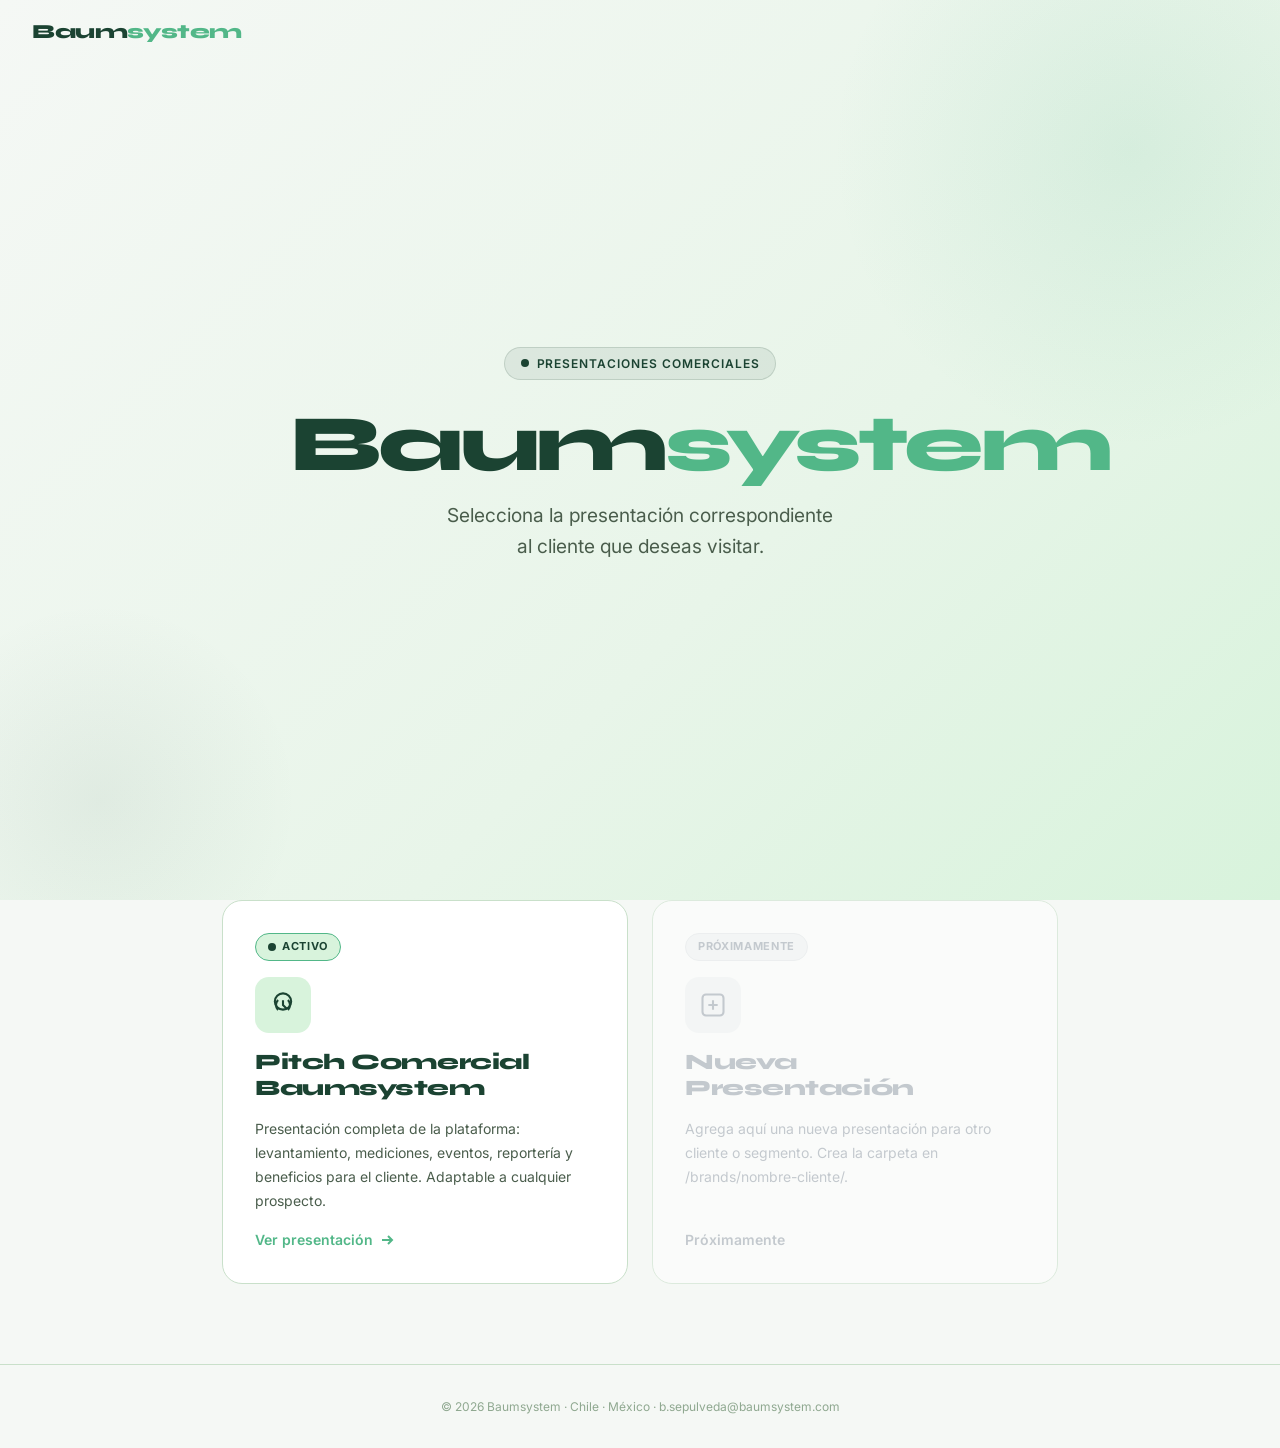
<file: index.html>
<!DOCTYPE html>
<html lang="es">
<head>
  <meta charset="UTF-8" />
  <meta name="viewport" content="width=device-width, initial-scale=1.0" />
  <title>Baumsystem — Presentaciones Comerciales</title>
  <meta name="description" content="Baumsystem: plataforma de gestión de sistemas de riego agrícola." />

  <!-- Google Fonts -->
  <link rel="preconnect" href="https://fonts.googleapis.com" />
  <link rel="preconnect" href="https://fonts.gstatic.com" crossorigin />
  <link href="https://fonts.googleapis.com/css2?family=Syne:wght@700;800&family=Inter:wght@400;500;600;700&display=swap" rel="stylesheet" />

  <!-- Shared styles -->
  <link rel="stylesheet" href="shared/css/base.css" />

  <style>
    /* Landing page specific overrides */
    body { background: #F5F8F5; }

    .landing-hero {
      min-height: 100vh;
      display: flex;
      flex-direction: column;
      align-items: center;
      justify-content: center;
      text-align: center;
      padding: 120px 2rem 4rem;
      background: linear-gradient(135deg, #F5F8F5 0%, #E8F5E9 60%, #D8F3DC 100%);
      position: relative;
      overflow: hidden;
    }

    .landing-hero__decor {
      position: absolute;
      inset: 0;
      pointer-events: none;
      overflow: hidden;
    }

    .landing-hero__decor-circle {
      position: absolute;
      border-radius: 50%;
    }

    .landing-hero__decor-circle--1 {
      width: 600px; height: 600px;
      background: radial-gradient(circle, rgba(82,183,136,0.12) 0%, transparent 70%);
      right: -150px; top: -150px;
    }

    .landing-hero__decor-circle--2 {
      width: 400px; height: 400px;
      background: radial-gradient(circle, rgba(27,67,50,0.06) 0%, transparent 70%);
      left: -100px; bottom: -100px;
    }

    .landing-hero__content {
      position: relative;
      z-index: 1;
      max-width: 700px;
    }

    .landing-hero__badge {
      display: inline-flex;
      align-items: center;
      gap: 8px;
      padding: 6px 16px;
      background: rgba(27,67,50,0.08);
      border: 1px solid rgba(27,67,50,0.15);
      border-radius: 999px;
      font-size: 12px;
      font-weight: 600;
      color: #1B4332;
      letter-spacing: 0.08em;
      text-transform: uppercase;
      margin-bottom: 24px;
    }

    .landing-hero__logo {
      font-family: 'Syne', sans-serif;
      font-size: clamp(2.5rem, 8vw, 5rem);
      font-weight: 800;
      letter-spacing: -0.04em;
      color: #1B4332;
      line-height: 1;
      margin-bottom: 16px;
    }

    .landing-hero__logo span { color: #52B788; }

    .landing-hero__sub {
      font-size: clamp(1rem, 2.5vw, 1.2rem);
      color: #4A5D4C;
      line-height: 1.6;
      margin-bottom: 48px;
    }

    /* Presentations grid */
    .landing-grid {
      max-width: 900px;
      margin: 0 auto;
      padding: 0 2rem 5rem;
      display: grid;
      grid-template-columns: repeat(auto-fit, minmax(280px, 1fr));
      gap: 24px;
    }

    .landing-card {
      background: white;
      border: 1px solid #C9E0CA;
      border-radius: 20px;
      padding: 32px;
      text-decoration: none;
      color: inherit;
      transition: transform 300ms ease, box-shadow 300ms ease, border-color 300ms ease;
      display: flex;
      flex-direction: column;
      gap: 16px;
    }

    .landing-card:hover {
      transform: translateY(-6px);
      box-shadow: 0 24px 64px rgba(0,0,0,0.1);
      border-color: #52B788;
    }

    .landing-card__badge {
      display: inline-flex;
      align-items: center;
      gap: 6px;
      padding: 4px 12px;
      border-radius: 999px;
      font-size: 11px;
      font-weight: 700;
      letter-spacing: 0.06em;
      text-transform: uppercase;
      width: fit-content;
    }

    .landing-card__badge--active {
      background: #D8F3DC;
      color: #1B4332;
      border: 1px solid #52B788;
    }

    .landing-card__badge--coming {
      background: #F3F4F6;
      color: #9CA3AF;
      border: 1px solid #E5E7EB;
    }

    .landing-card__icon {
      width: 56px;
      height: 56px;
      border-radius: 14px;
      background: #D8F3DC;
      display: flex;
      align-items: center;
      justify-content: center;
      color: #1B4332;
    }

    .landing-card__title {
      font-family: 'Syne', sans-serif;
      font-size: 1.375rem;
      font-weight: 800;
      color: #1B4332;
      letter-spacing: -0.02em;
      line-height: 1.2;
    }

    .landing-card__desc {
      font-size: 0.875rem;
      color: #4A5D4C;
      line-height: 1.7;
    }

    .landing-card__cta {
      display: flex;
      align-items: center;
      gap: 6px;
      font-size: 0.875rem;
      font-weight: 600;
      color: #52B788;
      margin-top: auto;
    }

    .landing-card:hover .landing-card__cta svg {
      transform: translateX(4px);
    }

    .landing-card__cta svg {
      transition: transform 200ms ease;
    }

    .landing-card--disabled {
      opacity: 0.55;
      pointer-events: none;
    }

    /* Footer */
    .landing-footer {
      text-align: center;
      padding: 2rem;
      font-size: 0.75rem;
      color: #8FA890;
      border-top: 1px solid #C9E0CA;
    }
  </style>
</head>
<body>

  <!-- Minimal nav -->
  <nav class="site-nav" id="siteNav">
    <span class="nav-logo">Baum<span>system</span></span>
  </nav>

  <!-- Hero -->
  <section class="landing-hero">
    <div class="landing-hero__decor" aria-hidden="true">
      <div class="landing-hero__decor-circle landing-hero__decor-circle--1"></div>
      <div class="landing-hero__decor-circle landing-hero__decor-circle--2"></div>
    </div>

    <div class="landing-hero__content">
      <div class="landing-hero__badge">
        <svg width="8" height="8" viewBox="0 0 8 8" fill="currentColor"><circle cx="4" cy="4" r="4"/></svg>
        Presentaciones Comerciales
      </div>
      <h1 class="landing-hero__logo">Baum<span>system</span></h1>
      <p class="landing-hero__sub">
        Selecciona la presentación correspondiente<br/>al cliente que deseas visitar.
      </p>
    </div>
  </section>

  <!-- Presentations grid -->
  <div class="landing-grid">

    <!-- Baumsystem main pitch -->
    <a href="brands/baumsystem/" class="landing-card">
      <div class="landing-card__badge landing-card__badge--active">
        <svg width="8" height="8" viewBox="0 0 8 8" fill="currentColor"><circle cx="4" cy="4" r="4"/></svg>
        Activo
      </div>
      <div class="landing-card__icon">
        <svg width="28" height="28" fill="none" stroke="currentColor" stroke-width="1.8" viewBox="0 0 24 24">
          <path d="M12 2a7 7 0 1 0 0 14A7 7 0 0 0 12 2z"/>
          <path d="M16.24 7.76a6 6 0 0 1 0 8.49M7.76 16.24a6 6 0 0 1 0-8.49"/>
          <path d="M12 8v4l3 3"/>
        </svg>
      </div>
      <div class="landing-card__title">Pitch Comercial<br/>Baumsystem</div>
      <div class="landing-card__desc">Presentación completa de la plataforma: levantamiento, mediciones, eventos, reportería y beneficios para el cliente. Adaptable a cualquier prospecto.</div>
      <div class="landing-card__cta">
        Ver presentación
        <svg width="16" height="16" viewBox="0 0 16 16" fill="none" stroke="currentColor" stroke-width="2">
          <path d="M3 8h10M9 4l4 4-4 4"/>
        </svg>
      </div>
    </a>

    <!-- Placeholder 2 -->
    <div class="landing-card landing-card--disabled">
      <div class="landing-card__badge landing-card__badge--coming">Próximamente</div>
      <div class="landing-card__icon" style="background:#F3F4F6;color:#9CA3AF;">
        <svg width="28" height="28" fill="none" stroke="currentColor" stroke-width="1.8" viewBox="0 0 24 24">
          <rect x="3" y="3" width="18" height="18" rx="3"/>
          <path d="M12 8v8M8 12h8"/>
        </svg>
      </div>
      <div class="landing-card__title" style="color:#9CA3AF;">Nueva Presentación</div>
      <div class="landing-card__desc" style="color:#9CA3AF;">Agrega aquí una nueva presentación para otro cliente o segmento. Crea la carpeta en /brands/nombre-cliente/.</div>
      <div class="landing-card__cta" style="color:#9CA3AF;">
        Próximamente
      </div>
    </div>

  </div>

  <!-- Footer -->
  <footer class="landing-footer">
    © 2026 Baumsystem · Chile · México · b.sepulveda@baumsystem.com
  </footer>

  <!-- GSAP for nav scroll effect -->
  <script src="https://cdnjs.cloudflare.com/ajax/libs/gsap/3.12.5/gsap.min.js"></script>
  <script src="shared/js/core.js"></script>
  <script>
    // Animate cards on load
    if (typeof gsap !== 'undefined') {
      gsap.from('.landing-hero__content > *', {
        opacity: 0,
        y: 30,
        stagger: 0.15,
        duration: 0.8,
        ease: 'power2.out',
        delay: 0.2
      });

      gsap.from('.landing-card', {
        opacity: 0,
        y: 40,
        stagger: 0.15,
        duration: 0.7,
        ease: 'power2.out',
        delay: 0.6
      });
    }
  </script>
</body>
</html>
</file>
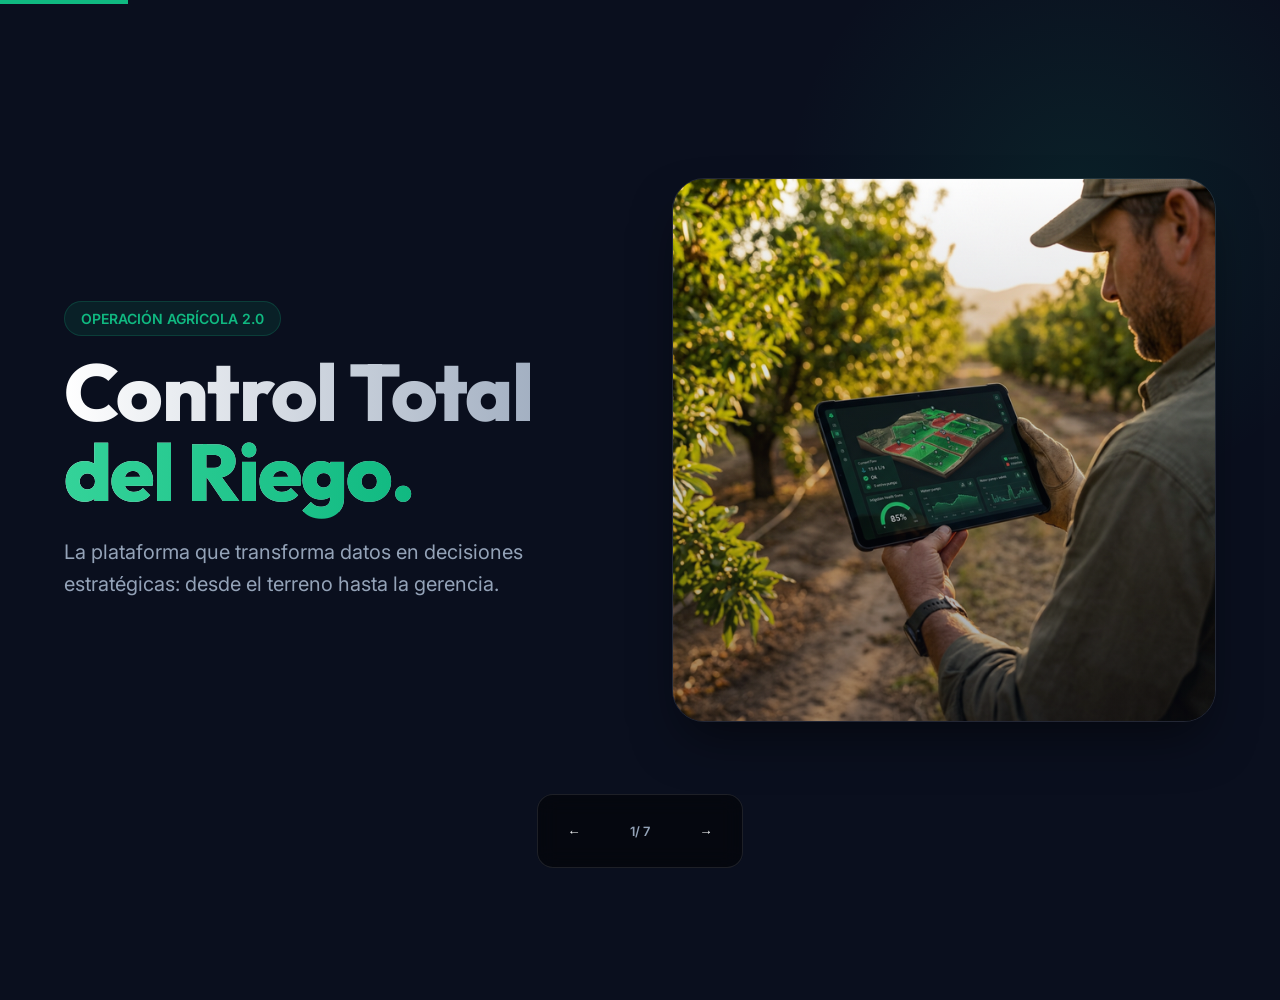
<file: baumsystem-pitch/index-2026.html>
<!DOCTYPE html>
<html lang="es">

<head>
    <meta charset="UTF-8">
    <meta name="viewport" content="width=device-width, initial-scale=1.0">
    <title>Baumsystem 2026 — Pitch Comercial</title>
    <!-- Modern Typography -->
    <link rel="preconnect" href="https://fonts.googleapis.com">
    <link rel="preconnect" href="https://fonts.gstatic.com" crossorigin>
    <link
        href="https://fonts.googleapis.com/css2?family=Outfit:wght@300;400;600;700;800&family=Inter:wght@300;400;500;600;700&display=swap"
        rel="stylesheet">

    <style>
        :root {
            --primary: #10B981;
            /* Emerald 500 */
            --primary-dark: #059669;
            /* Emerald 600 */
            --primary-light: #34D399;
            /* Emerald 400 */
            --bg-dark: #0A0F1E;
            /* Deep Slate */
            --bg-card: rgba(255, 255, 255, 0.05);
            --text-main: #F8FAFC;
            --text-dim: #94A3B8;
            --text-accent: #10B981;
            --danger: #EF4444;
            --warning: #F59E0B;
            --font-display: 'Outfit', sans-serif;
            --font-body: 'Inter', sans-serif;
            --glass: rgba(255, 255, 255, 0.03);
            --glass-border: rgba(255, 255, 255, 0.1);
        }

        * {
            margin: 0;
            padding: 0;
            box-sizing: border-box;
        }

        body,
        html {
            width: 100%;
            height: 100%;
            overflow: hidden;
            background-color: var(--bg-dark);
            color: var(--text-main);
            font-family: var(--font-body);
            -webkit-font-smoothing: antialiased;
        }

        /* Slide System */
        #presentation {
            width: 100vw;
            height: 100vh;
            position: relative;
        }

        .slide {
            position: absolute;
            inset: 0;
            width: 100%;
            height: 100%;
            opacity: 0;
            visibility: hidden;
            transition: opacity 0.8s cubic-bezier(0.4, 0, 0.2, 1), visibility 0.8s;
            display: flex;
            flex-direction: column;
            justify-content: center;
            align-items: center;
            padding: 4rem;
        }

        .slide.active {
            opacity: 1;
            visibility: visible;
        }

        .container {
            width: 100%;
            max-width: 1200px;
            margin: 0 auto;
            position: relative;
            z-index: 2;
        }

        /* Background Decorations */
        .bg-glow {
            position: absolute;
            width: 600px;
            height: 600px;
            background: radial-gradient(circle, rgba(16, 185, 129, 0.1) 0%, transparent 70%);
            border-radius: 50%;
            pointer-events: none;
            z-index: 1;
        }

        /* Typography */
        h1,
        h2,
        h3 {
            font-family: var(--font-display);
            letter-spacing: -0.02em;
        }

        .hero-title {
            font-size: 5rem;
            font-weight: 800;
            line-height: 1;
            margin-bottom: 1.5rem;
            background: linear-gradient(to right, #fff, #94A3B8);
            -webkit-background-clip: text;
            background-clip: text;
            -webkit-text-fill-color: transparent;
        }

        .hero-title span {
            background: linear-gradient(to right, var(--primary-light), var(--primary));
            -webkit-background-clip: text;
            background-clip: text;
            -webkit-text-fill-color: transparent;
        }

        .section-title {
            font-size: 3.5rem;
            font-weight: 700;
            margin-bottom: 1rem;
        }

        .subtitle {
            font-size: 1.25rem;
            color: var(--text-dim);
            max-width: 600px;
            line-height: 1.6;
        }

        /* Grid Layouts */
        .grid-3 {
            display: grid;
            grid-template-columns: repeat(3, 1fr);
            gap: 2rem;
            width: 100%;
            margin-top: 3rem;
        }

        .grid-2 {
            display: grid;
            grid-template-columns: 1fr 1fr;
            gap: 4rem;
            align-items: center;
            width: 100%;
        }

        /* Components */
        .card {
            background: var(--bg-card);
            border: 1px solid var(--glass-border);
            border-radius: 1.5rem;
            padding: 2.5rem;
            backdrop-filter: blur(10px);
            transition: transform 0.3s, border-color 0.3s;
        }

        .card:hover {
            transform: translateY(-5px);
            border-color: var(--primary);
        }

        .card-icon {
            width: 3rem;
            height: 3rem;
            background: rgba(16, 185, 129, 0.1);
            border-radius: 0.75rem;
            display: flex;
            align-items: center;
            justify-content: center;
            color: var(--primary);
            margin-bottom: 1.5rem;
            font-size: 1.5rem;
        }

        .stat-value {
            font-family: var(--font-display);
            font-size: 4rem;
            font-weight: 800;
            color: var(--primary);
            margin-bottom: 0.5rem;
        }

        .stat-label {
            font-size: 1rem;
            color: var(--text-dim);
            text-transform: uppercase;
            letter-spacing: 0.1em;
            font-weight: 600;
        }

        .badge {
            display: inline-block;
            padding: 0.5rem 1rem;
            background: rgba(16, 185, 129, 0.1);
            border: 1px solid rgba(16, 185, 129, 0.2);
            border-radius: 999px;
            color: var(--primary);
            font-weight: 600;
            font-size: 0.875rem;
            margin-bottom: 1rem;
        }

        /* Navigation */
        .nav-controls {
            position: fixed;
            bottom: 2rem;
            left: 50%;
            transform: translateX(-50%);
            display: flex;
            gap: 1rem;
            z-index: 100;
            background: rgba(0, 0, 0, 0.5);
            backdrop-filter: blur(10px);
            padding: 0.75rem;
            border-radius: 1rem;
            border: 1px solid var(--glass-border);
        }

        .nav-btn {
            background: transparent;
            border: none;
            color: var(--text-main);
            width: 3rem;
            height: 3rem;
            border-radius: 0.5rem;
            cursor: pointer;
            display: flex;
            align-items: center;
            justify-content: center;
            transition: background 0.2s;
        }

        .nav-btn:hover {
            background: var(--bg-card);
        }

        .progress-bar {
            position: fixed;
            top: 0;
            left: 0;
            height: 4px;
            background: var(--primary);
            z-index: 1000;
            transition: width 0.3s;
        }

        /* Images */
        .image-container {
            position: relative;
            border-radius: 2rem;
            overflow: hidden;
            box-shadow: 0 25px 50px -12px rgba(0, 0, 0, 0.5);
            border: 1px solid var(--glass-border);
        }

        .image-container img {
            width: 100%;
            height: auto;
            display: block;
        }

        .image-overlay {
            position: absolute;
            inset: 0;
            background: linear-gradient(to top, var(--bg-dark), transparent);
            opacity: 0.4;
        }

        /* Animations */
        @keyframes fadeInUp {
            from {
                opacity: 0;
                transform: translateY(20px);
            }

            to {
                opacity: 1;
                transform: translateY(0);
            }
        }

        .active .animate-up {
            animation: fadeInUp 0.8s forwards;
        }

        .active .del-1 {
            animation-delay: 0.2s;
        }

        .active .del-2 {
            animation-delay: 0.4s;
        }

        .active .del-3 {
            animation-delay: 0.6s;
        }

        /* Custom Styles for Specific Slides */
        .problem-text {
            color: var(--danger);
            font-weight: 600;
            display: flex;
            align-items: center;
            gap: 0.5rem;
            margin-bottom: 0.5rem;
        }

        .health-score-ring {
            width: 200px;
            height: 200px;
            border-radius: 50%;
            border: 15px solid rgba(16, 185, 129, 0.1);
            position: relative;
            display: flex;
            align-items: center;
            justify-content: center;
        }

        .health-score-ring::after {
            content: '85%';
            font-size: 3rem;
            font-weight: 800;
            font-family: var(--font-display);
        }

        .health-score-ring-fill {
            position: absolute;
            inset: -15px;
            border-radius: 50%;
            border: 15px solid var(--primary);
            clip-path: polygon(50% 50%, 50% 0%, 100% 0%, 100% 100%, 0% 100%, 0% 0%, 50% 0%);
            /* Simplified clip math for demo */
        }
    </style>
</head>

<body>

    <div class="progress-bar" id="progressBar" style="width: 10%"></div>

    <div id="presentation">

        <!-- SLIDE 1: HERO -->
        <section class="slide active">
            <div class="bg-glow" style="top: -100px; right: -100px;"></div>
            <div class="container grid-2">
                <div class="content">
                    <div class="badge animate-up">OPERACIÓN AGRÍCOLA 2.0</div>
                    <h1 class="hero-title animate-up del-1">Control Total<span> del Riego.</span></h1>
                    <p class="subtitle animate-up del-2">La plataforma que transforma datos en decisiones estratégicas:
                        desde el terreno hasta la gerencia.</p>
                </div>
                <div class="image-container animate-up del-3">
                    <img src="baumsystem_hero_dashboard_1773420590428.png" alt="Baumsystem Hero">
                    <div class="image-overlay"></div>
                </div>
            </div>
        </section>

        <!-- SLIDE 2: EL PROBLEMA -->
        <section class="slide">
            <div class="container">
                <div class="badge">EL DESAFÍO</div>
                <h2 class="section-title">La Ceguera Operativa</h2>
                <div class="grid-3">
                    <div class="card animate-up">
                        <div class="card-icon">✕</div>
                        <h3>Riego a Ciegas</h3>
                        <p class="problem-text">Incertidumbre Total</p>
                        <p style="color: var(--text-dim)">Sin datos en tiempo real, las fallas pasan desapercibidas
                            hasta que el daño al cultivo es irreversible.</p>
                    </div>
                    <div class="card animate-up del-1">
                        <div class="card-icon">✕</div>
                        <h3>Historial Perdido</h3>
                        <p class="problem-text">Dependencia Personal</p>
                        <p style="color: var(--text-dim)">El conocimiento vive en cuadernos o en la cabeza del operador.
                            Si el equipo rota, la historia se borra.</p>
                    </div>
                    <div class="card animate-up del-2">
                        <div class="card-icon">✕</div>
                        <h3>Decisiones sin Datos</h3>
                        <p class="problem-text">Inversión Reactiva</p>
                        <p style="color: var(--text-dim)">Gerencia invierte basándose en opiniones, no en métricas de
                            recurrencia o impacto real de fallas.</p>
                    </div>
                </div>
            </div>
        </section>

        <!-- SLIDE 3: LA SOLUCIÓN -->
        <section class="slide">
            <div class="bg-glow" style="bottom: -100px; left: -100px;"></div>
            <div class="container grid-2">
                <div class="content">
                    <div class="badge">BAUMSYSTEM SOLUTION</div>
                    <h2 class="section-title">Visibilidad, Control y Trazabilidad.</h2>
                    <p class="subtitle" style="margin-bottom: 2rem;">No somos solo software. Somos el Twin Digital de tu
                        operación de riego.</p>
                    <ul style="list-style: none; display: grid; gap: 1rem;">
                        <li style="display: flex; gap: 1rem; align-items: start;">
                            <span style="color: var(--primary); font-weight: bold;">✓</span>
                            <div><strong>Inventario Digital:</strong> Cada válvula y bomba mapeada con GPS y QR.</div>
                        </li>
                        <li style="display: flex; gap: 1rem; align-items: start;">
                            <span style="color: var(--primary); font-weight: bold;">✓</span>
                            <div><strong>Validación en Tiempo Real:</strong> Semáforos inteligentes
                                (Verde/Naranja/Rojo).</div>
                        </li>
                        <li style="display: flex; gap: 1rem; align-items: start;">
                            <span style="color: var(--primary); font-weight: bold;">✓</span>
                            <div><strong>Reportería Automática:</strong> El "Lunes a las 8 AM" que gerencia necesita.
                            </div>
                        </li>
                    </ul>
                </div>
                <div class="image-container">
                    <img src="baumsystem_reports_mockup_1773420623686.png" alt="Baumsystem Reports">
                </div>
            </div>
        </section>

        <!-- SLIDE 4: HEALTH SCORE -->
        <section class="slide">
            <div class="container" style="text-align: center;">
                <div class="badge">MÉTRICA MADRE</div>
                <h2 class="section-title">The Baum Health Score</h2>
                <div style="display: flex; justify-content: center; margin: 3rem 0;">
                    <div class="health-score-ring">
                        <div class="health-score-ring-fill"></div>
                    </div>
                </div>
                <div class="grid-3">
                    <div class="card">
                        <h3>Uniformidad</h3>
                        <p style="color: var(--primary); font-size: 1.5rem; font-weight: 700;">Mediciones</p>
                        <p style="font-size: 0.875rem; color: var(--text-dim); margin-top: 0.5rem;">Cruce de presiones y
                            caudales vs. diseño óptimo.</p>
                    </div>
                    <div class="card">
                        <h3>Gestión</h3>
                        <p style="color: var(--primary); font-size: 1.5rem; font-weight: 700;">Eventos</p>
                        <p style="font-size: 0.875rem; color: var(--text-dim); margin-top: 0.5rem;">Efectividad en la
                            resolución de fallas críticas.</p>
                    </div>
                    <div class="card">
                        <h3>Disciplina</h3>
                        <p style="color: var(--primary); font-size: 1.5rem; font-weight: 700;">Calendario</p>
                        <p style="font-size: 0.875rem; color: var(--text-dim); margin-top: 0.5rem;">Cumplimiento de la
                            pauta de mediciones del equipo.</p>
                    </div>
                </div>
            </div>
        </section>

        <!-- SLIDE 5: TRACCIÓN -->
        <section class="slide">
            <div class="container">
                <div class="badge">CONFIANZA Y ESCALA</div>
                <h2 class="section-title">Expansión Global</h2>
                <div class="grid-3" style="margin-bottom: 3rem;">
                    <div class="card" style="text-align: center;">
                        <div class="stat-value">10k+</div>
                        <div class="stat-label">Hectáreas en Servicio</div>
                    </div>
                    <div class="card" style="text-align: center;">
                        <div class="stat-value">3.8k</div>
                        <div class="stat-label">Ha en Pipeline Int.</div>
                    </div>
                    <div class="card" style="text-align: center;">
                        <div class="stat-value">98%</div>
                        <div class="stat-label">Retención Clientes</div>
                    </div>
                </div>
                <div class="card" style="background: rgba(16, 185, 129, 0.05); border-color: rgba(16, 185, 129, 0.3);">
                    <h3 style="margin-bottom: 1.5rem;">Principales Clientes & Prospectos</h3>
                    <div style="display: flex; flex-wrap: wrap; gap: 2rem; justify-content: space-around;">
                        <div style="text-align: center;">
                            <div style="font-size: 1.5rem; font-weight: 700;">Agroberries México</div>
                            <div style="color: var(--primary);">2,000+ Ha</div>
                        </div>
                        <div style="text-align: center;">
                            <div style="font-size: 1.5rem; font-weight: 700;">Bafar México</div>
                            <div style="color: var(--primary);">1,900+ Ha</div>
                        </div>
                        <div style="text-align: center;">
                            <div style="font-size: 1.5rem; font-weight: 700;">Agroberries Perú</div>
                            <div style="color: var(--primary);">1,300+ Ha</div>
                        </div>
                        <div style="text-align: center;">
                            <div style="font-size: 1.5rem; font-weight: 700;">Agrícola Bluegold</div>
                            <div style="color: var(--primary);">400+ Ha</div>
                        </div>
                    </div>
                </div>
            </div>
        </section>

        <!-- SLIDE 6: ONBOARDING 2.0 -->
        <section class="slide">
            <div class="container grid-2">
                <div class="content">
                    <div class="badge">TECNOLOGÍA PROPIA</div>
                    <h2 class="section-title">Onboarding Digital 2.0</h2>
                    <p class="subtitle" style="margin-bottom: 2rem;">Eliminamos los cuellos de botella para que tu campo
                        esté operativo en tiempo récord.</p>
                    <div class="card" style="margin-bottom: 1rem;">
                        <h4 style="color: var(--primary);">Mapeo Automático KMZ</h4>
                        <p style="font-size: 0.9rem; color: var(--text-dim);">Reducimos el tiempo de estructuración de
                            días a horas mediante algoritmos de validación de polígonos y puntos GPS.</p>
                    </div>
                    <div class="card">
                        <h4 style="color: var(--primary);">App Side-Onboarding</h4>
                        <p style="font-size: 0.9rem; color: var(--text-dim);">Tus operadores capturan los activos,
                            nosotros los validamos. El cliente tiene el control desde el minuto uno.</p>
                    </div>
                </div>
                <div style="display: grid; gap: 1rem;">
                    <div class="card" style="border-left: 4px solid var(--primary);">
                        <div style="font-size: 0.8rem; color: var(--text-dim);">ANTES</div>
                        <div style="font-size: 1.25rem; font-weight: 700; color: var(--danger);">45+ Días</div>
                        <div style="font-size: 0.8rem;">Proceso manual artesanal</div>
                    </div>
                    <div class="card"
                        style="border-left: 4px solid var(--primary); background: rgba(16, 185, 129, 0.1);">
                        <div style="font-size: 0.8rem; color: var(--primary);">AHORA (BAUM 2.0)</div>
                        <div style="font-size: 2.5rem; font-weight: 800; color: var(--primary-light);">15 Días</div>
                        <div style="font-size: 0.8rem;">Onboarding Digital Estructurado</div>
                    </div>
                </div>
            </div>
        </section>

        <!-- SLIDE 7: CTA -->
        <section class="slide">
            <div class="bg-glow"></div>
            <div class="container" style="text-align: center;">
                <h1 class="hero-title">¿Listo para tener <span>Control Total?</span></h1>
                <p class="subtitle" style="margin: 0 auto 3rem; font-size: 1.50rem;">Agenda una demo de 30 minutos y
                    descubre por qué Baum es el estándar en gestión de riego.</p>

                <div style="display: flex; justify-content: center; gap: 2rem;">
                    <div class="card" style="min-width: 300px;">
                        <p style="color: var(--text-dim); margin-bottom: 1rem;">Contacto Directo</p>
                        <p style="font-size: 1.25rem; font-weight: 700;">b.sepulveda@baumsystem.com</p>
                        <p style="color: var(--primary); font-weight: 600; margin-top: 1rem;">Berni Sepúlveda</p>
                    </div>
                </div>

                <div style="margin-top: 4rem; opacity: 0.5; font-size: 0.75rem;">
                    BAUMSYSTEM — CHILE | PERÚ | MÉXICO <br> © 2026 Todos los derechos reservados
                </div>
            </div>
        </section>

    </div>

    <!-- Controls -->
    <div class="nav-controls">
        <button class="nav-btn" onclick="prevSlide()">←</button>
        <div
            style="display: flex; align-items: center; padding: 0 1rem; color: var(--text-dim); font-size: 0.8rem; font-weight: 600;">
            <span id="currentSlideNum">1</span> / 7
        </div>
        <button class="nav-btn" onclick="nextSlide()">→</button>
    </div>

    <script>
        let currentSlide = 0;
        const slides = document.querySelectorAll('.slide');
        const progressBar = document.getElementById('progressBar');
        const currentSlideNum = document.getElementById('currentSlideNum');

        function updateSlides() {
            slides.forEach((slide, index) => {
                slide.classList.toggle('active', index === currentSlide);
            });
            const progress = ((currentSlide + 1) / slides.length) * 100;
            progressBar.style.width = progress + '%';
            currentSlideNum.innerText = currentSlide + 1;
        }

        function nextSlide() {
            if (currentSlide < slides.length - 1) {
                currentSlide++;
                updateSlides();
            }
        }

        function prevSlide() {
            if (currentSlide > 0) {
                currentSlide--;
                updateSlides();
            }
        }

        window.addEventListener('keydown', (e) => {
            if (e.key === 'ArrowRight' || e.key === ' ' || e.key === 'Enter') nextSlide();
            if (e.key === 'ArrowLeft') prevSlide();
        });

        // Touch support
        let touchstartX = 0;
        let touchendX = 0;

        window.addEventListener('touchstart', e => {
            touchstartX = e.changedTouches[0].screenX;
        });

        window.addEventListener('touchend', e => {
            touchendX = e.changedTouches[0].screenX;
            if (touchendX < touchstartX - 50) nextSlide();
            if (touchendX > touchstartX + 50) prevSlide();
        });
    </script>
</body>

</html>
</file>
<file: shared/css/base.css>
/* =============================================
   BASE.CSS — Baumsystem Pitch Deck System
   Shared styles, variables, layout, components
   ============================================= */

/* ---- 1. CSS Custom Properties (Root) ---- */
:root {
  /* Colors — override in theme.css */
  --color-primary:        #1B4332;
  --color-primary-light:  #2D6A4F;
  --color-accent:         #52B788;
  --color-accent-light:   #74C69D;
  --color-accent-xlight:  #D8F3DC;
  --color-bg:             #F8FAF7;
  --color-surface:        #FFFFFF;
  --color-surface-2:      #F0F4F0;
  --color-border:         #D4E6D4;
  --color-text:           #1C1C1E;
  --color-text-medium:    #4A5568;
  --color-text-light:     #8A9BA8;
  --color-dark-section:   #0D2318;
  --color-dark-text:      #E8F5E9;

  /* Typography */
  --font-sans:   'Inter', -apple-system, BlinkMacSystemFont, sans-serif;
  --font-display:'Syne', 'Inter', sans-serif;
  --font-mono:   'JetBrains Mono', 'Courier New', monospace;

  /* Type scale */
  --text-xs:   0.75rem;
  --text-sm:   0.875rem;
  --text-base: 1rem;
  --text-lg:   1.125rem;
  --text-xl:   1.25rem;
  --text-2xl:  1.5rem;
  --text-3xl:  1.875rem;
  --text-4xl:  2.25rem;
  --text-5xl:  3rem;
  --text-6xl:  3.75rem;
  --text-7xl:  4.5rem;
  --text-8xl:  6rem;

  /* Spacing */
  --space-1:  0.25rem;
  --space-2:  0.5rem;
  --space-3:  0.75rem;
  --space-4:  1rem;
  --space-5:  1.25rem;
  --space-6:  1.5rem;
  --space-8:  2rem;
  --space-10: 2.5rem;
  --space-12: 3rem;
  --space-16: 4rem;
  --space-20: 5rem;
  --space-24: 6rem;
  --space-32: 8rem;

  /* Border radius */
  --radius-sm:   6px;
  --radius-md:   12px;
  --radius-lg:   20px;
  --radius-xl:   32px;
  --radius-full: 9999px;

  /* Shadows */
  --shadow-sm:  0 1px 3px rgba(0,0,0,0.06), 0 1px 2px rgba(0,0,0,0.04);
  --shadow-md:  0 4px 16px rgba(0,0,0,0.08), 0 2px 8px rgba(0,0,0,0.04);
  --shadow-lg:  0 12px 40px rgba(0,0,0,0.10), 0 4px 16px rgba(0,0,0,0.06);
  --shadow-xl:  0 24px 64px rgba(0,0,0,0.12), 0 8px 24px rgba(0,0,0,0.08);

  /* Transitions */
  --transition-fast:   150ms cubic-bezier(0.4, 0, 0.2, 1);
  --transition-base:   300ms cubic-bezier(0.4, 0, 0.2, 1);
  --transition-slow:   500ms cubic-bezier(0.4, 0, 0.2, 1);
}

/* ---- 2. Reset ---- */
*, *::before, *::after {
  box-sizing: border-box;
  margin: 0;
  padding: 0;
}

html {
  scroll-behavior: smooth;
  font-size: 16px;
  -webkit-text-size-adjust: 100%;
}

body {
  font-family: var(--font-sans);
  background-color: var(--color-bg);
  color: var(--color-text);
  line-height: 1.6;
  overflow-x: hidden;
  -webkit-font-smoothing: antialiased;
  -moz-osx-font-smoothing: grayscale;
}

img, video, svg {
  display: block;
  max-width: 100%;
}

a {
  color: inherit;
  text-decoration: none;
}

button {
  cursor: pointer;
  border: none;
  background: none;
  font-family: inherit;
}

ul, ol { list-style: none; }

/* ---- 3. Progress Bar ---- */
.progress-bar {
  position: fixed;
  top: 0;
  left: 0;
  width: 0%;
  height: 3px;
  background: linear-gradient(90deg, var(--color-accent), var(--color-accent-light));
  z-index: 9999;
  transition: width 0.1s linear;
  transform-origin: left;
}

/* ---- 4. Navigation ---- */
.site-nav {
  position: fixed;
  top: 0;
  left: 0;
  right: 0;
  z-index: 100;
  padding: var(--space-4) var(--space-8);
  display: flex;
  align-items: center;
  justify-content: space-between;
  flex-wrap: nowrap;
  gap: var(--space-4);
  transition: background 0.3s ease, backdrop-filter 0.3s ease, box-shadow 0.3s ease;
}

.site-nav.scrolled {
  background: rgba(255,255,255,0.96);
  backdrop-filter: blur(16px);
  -webkit-backdrop-filter: blur(16px);
  border-bottom: 1px solid var(--color-border);
  box-shadow: 0 2px 16px rgba(0,0,0,0.06);
}

.site-nav.dark {
  background: rgba(13,35,24,0.92);
  backdrop-filter: blur(12px);
  -webkit-backdrop-filter: blur(12px);
}

.nav-logo {
  font-family: var(--font-display);
  font-size: var(--text-xl);
  font-weight: 800;
  color: var(--color-primary);
  letter-spacing: -0.02em;
}

.nav-logo span {
  color: var(--color-accent);
}

.nav-links {
  display: flex;
  gap: var(--space-6);
  align-items: center;
  flex-wrap: nowrap;
  list-style: none;
}

.nav-links a {
  font-size: var(--text-sm);
  font-weight: 500;
  color: var(--color-text-medium);
  transition: color var(--transition-fast);
}

.nav-links a:hover { color: var(--color-primary); }

.nav-cta {
  padding: var(--space-2) var(--space-6);
  background: var(--color-primary);
  color: white !important;
  border-radius: var(--radius-full);
  font-size: var(--text-sm) !important;
  font-weight: 600 !important;
  transition: background var(--transition-fast), transform var(--transition-fast) !important;
}

.nav-cta:hover {
  background: var(--color-primary-light) !important;
  transform: translateY(-1px);
}

/* ---- 5. Section Base ---- */
.section {
  position: relative;
  min-height: 100vh;
  display: flex;
  align-items: center;
  justify-content: center;
  overflow: hidden;
}

.section--light { background: var(--color-bg); }
.section--surface { background: var(--color-surface); }
.section--dark {
  background: var(--color-dark-section);
  color: var(--color-dark-text);
}
.section--accent { background: var(--color-accent-xlight); }

.section__inner {
  width: 100%;
  max-width: 1200px;
  margin: 0 auto;
  padding: var(--space-24) var(--space-8);
}

.section__inner--wide {
  max-width: 1400px;
}

/* ---- 6. Typography Utilities ---- */
.text-display {
  font-family: var(--font-display);
  font-weight: 800;
  line-height: 1.0;
  letter-spacing: -0.03em;
}

.text-headline {
  font-family: var(--font-display);
  font-weight: 700;
  line-height: 1.15;
  letter-spacing: -0.025em;
}

.text-label {
  font-size: var(--text-xs);
  font-weight: 700;
  letter-spacing: 0.12em;
  text-transform: uppercase;
  color: var(--color-accent);
}

.text-body-lg {
  font-size: var(--text-lg);
  line-height: 1.7;
  color: var(--color-text-medium);
}

/* ---- 7. Buttons ---- */
.btn {
  display: inline-flex;
  align-items: center;
  gap: var(--space-2);
  padding: var(--space-3) var(--space-6);
  border-radius: var(--radius-full);
  font-size: var(--text-sm);
  font-weight: 600;
  font-family: var(--font-sans);
  transition: all var(--transition-base);
  cursor: pointer;
}

.btn--primary {
  background: var(--color-primary);
  color: white;
  border: 2px solid var(--color-primary);
}

.btn--primary:hover {
  background: var(--color-primary-light);
  border-color: var(--color-primary-light);
  transform: translateY(-2px);
  box-shadow: var(--shadow-md);
}

.btn--outline {
  background: transparent;
  color: var(--color-primary);
  border: 2px solid var(--color-primary);
}

.btn--outline:hover {
  background: var(--color-primary);
  color: white;
  transform: translateY(-2px);
}

.btn--ghost {
  background: transparent;
  color: var(--color-text-medium);
  border: 2px solid var(--color-border);
}

.btn--ghost:hover {
  border-color: var(--color-accent);
  color: var(--color-accent);
}

.btn--lg {
  padding: var(--space-4) var(--space-10);
  font-size: var(--text-base);
}

/* Arrow icon in button */
.btn__arrow {
  width: 16px;
  height: 16px;
  transition: transform var(--transition-fast);
}
.btn:hover .btn__arrow { transform: translateX(4px); }

/* ---- 8. Card Component ---- */
.card {
  background: var(--color-surface);
  border: 1px solid var(--color-border);
  border-radius: var(--radius-lg);
  padding: var(--space-8);
  transition: transform var(--transition-base), border-color var(--transition-base), box-shadow var(--transition-base);
}

.card:hover {
  transform: translateY(-4px);
  border-color: var(--color-accent);
  box-shadow: var(--shadow-lg);
}

.card__icon {
  width: 48px;
  height: 48px;
  border-radius: var(--radius-md);
  background: var(--color-accent-xlight);
  display: flex;
  align-items: center;
  justify-content: center;
  margin-bottom: var(--space-5);
  color: var(--color-primary);
}

.card__title {
  font-family: var(--font-display);
  font-size: var(--text-xl);
  font-weight: 700;
  color: var(--color-text);
  margin-bottom: var(--space-3);
}

.card__body {
  font-size: var(--text-sm);
  line-height: 1.7;
  color: var(--color-text-medium);
}

/* ---- 9. Grid Layouts ---- */
.grid-2 {
  display: grid;
  grid-template-columns: repeat(2, 1fr);
  gap: var(--space-8);
}

.grid-3 {
  display: grid;
  grid-template-columns: repeat(3, 1fr);
  gap: var(--space-6);
}

.grid-4 {
  display: grid;
  grid-template-columns: repeat(4, 1fr);
  gap: var(--space-6);
}

/* ---- 10. Phone Mockup (CSS Pure) ---- */
.phone-mockup {
  position: relative;
  width: 260px;
  height: 520px;
  background: #1a1a1a;
  border-radius: 44px;
  padding: 12px;
  box-shadow:
    0 0 0 1px #333,
    0 30px 80px rgba(0,0,0,0.35),
    inset 0 0 0 1px rgba(255,255,255,0.08);
  flex-shrink: 0;
}

.phone-mockup__notch {
  position: absolute;
  top: 12px;
  left: 50%;
  transform: translateX(-50%);
  width: 100px;
  height: 28px;
  background: #1a1a1a;
  border-radius: 0 0 20px 20px;
  z-index: 10;
}

.phone-mockup__notch::after {
  content: '';
  position: absolute;
  top: 8px;
  left: 50%;
  transform: translateX(-50%);
  width: 12px;
  height: 12px;
  border-radius: 50%;
  background: #2a2a2a;
  box-shadow: inset 0 0 0 3px #333;
}

.phone-mockup__screen {
  width: 100%;
  height: 100%;
  border-radius: 34px;
  overflow: hidden;
  background: var(--color-accent-xlight);
  position: relative;
}

.phone-mockup__screen video,
.phone-mockup__screen img {
  width: 100%;
  height: 100%;
  object-fit: cover;
}

/* Side buttons */
.phone-mockup::before {
  content: '';
  position: absolute;
  right: -3px;
  top: 100px;
  width: 3px;
  height: 60px;
  background: #2a2a2a;
  border-radius: 0 3px 3px 0;
  box-shadow: 0 80px 0 #2a2a2a;
}

.phone-mockup::after {
  content: '';
  position: absolute;
  left: -3px;
  top: 80px;
  width: 3px;
  height: 40px;
  background: #2a2a2a;
  border-radius: 3px 0 0 3px;
  box-shadow: 0 55px 0 #2a2a2a, 0 105px 0 #2a2a2a;
}

/* ---- 11. Laptop Mockup (CSS Pure) ---- */
.laptop-mockup {
  position: relative;
  width: 480px;
  flex-shrink: 0;
}

.laptop-mockup__lid {
  width: 100%;
  aspect-ratio: 16 / 10;
  background: #1a1a1a;
  border-radius: 12px 12px 0 0;
  padding: 10px;
  box-shadow:
    0 0 0 1px #333,
    inset 0 0 0 1px rgba(255,255,255,0.06);
  position: relative;
}

.laptop-mockup__lid::before {
  content: '';
  position: absolute;
  top: 6px;
  left: 50%;
  transform: translateX(-50%);
  width: 6px;
  height: 6px;
  border-radius: 50%;
  background: #2a2a2a;
}

.laptop-mockup__screen {
  width: 100%;
  height: 100%;
  border-radius: 6px;
  overflow: hidden;
  background: #0d1117;
}

.laptop-mockup__screen img,
.laptop-mockup__screen video {
  width: 100%;
  height: 100%;
  object-fit: cover;
}

.laptop-mockup__base {
  width: 106%;
  margin-left: -3%;
  height: 14px;
  background: linear-gradient(180deg, #2a2a2a 0%, #1a1a1a 100%);
  border-radius: 0 0 6px 6px;
  box-shadow: 0 2px 8px rgba(0,0,0,0.3);
}

.laptop-mockup__base::after {
  content: '';
  display: block;
  width: 40%;
  margin: 0 auto;
  height: 4px;
  background: #111;
  border-radius: 0 0 4px 4px;
}

/* ---- 12. KPI Counter Card ---- */
.kpi-card {
  background: var(--color-surface);
  border: 1px solid var(--color-border);
  border-radius: var(--radius-lg);
  padding: var(--space-8) var(--space-6);
  text-align: center;
  transition: transform var(--transition-base), box-shadow var(--transition-base);
}

.kpi-card:hover {
  transform: translateY(-4px);
  box-shadow: var(--shadow-lg);
}

.kpi-card__number {
  font-family: var(--font-display);
  font-size: var(--text-5xl);
  font-weight: 800;
  letter-spacing: -0.04em;
  color: var(--color-primary);
  line-height: 1;
  margin-bottom: var(--space-2);
}

.kpi-card__suffix {
  color: var(--color-accent);
}

.kpi-card__label {
  font-size: var(--text-sm);
  color: var(--color-text-medium);
  font-weight: 500;
  line-height: 1.4;
}

/* ---- 13. Section Header ---- */
.section-header {
  text-align: center;
  margin-bottom: var(--space-16);
}

.section-header .text-label {
  margin-bottom: var(--space-4);
  display: block;
}

.section-header h2 {
  font-size: clamp(var(--text-3xl), 5vw, var(--text-5xl));
  font-family: var(--font-display);
  font-weight: 800;
  letter-spacing: -0.03em;
  color: var(--color-text);
  line-height: 1.1;
  margin-bottom: var(--space-5);
}

.section-header p {
  font-size: var(--text-lg);
  color: var(--color-text-medium);
  max-width: 600px;
  margin: 0 auto;
  line-height: 1.7;
}

/* Dark section header */
.section--dark .section-header h2 {
  color: var(--color-dark-text);
}

/* ---- 14. Tag / Badge ---- */
.tag {
  display: inline-flex;
  align-items: center;
  gap: var(--space-1);
  padding: var(--space-1) var(--space-3);
  border-radius: var(--radius-full);
  font-size: var(--text-xs);
  font-weight: 600;
  letter-spacing: 0.04em;
}

.tag--accent {
  background: var(--color-accent-xlight);
  color: var(--color-primary);
  border: 1px solid var(--color-accent);
}

.tag--dark {
  background: rgba(255,255,255,0.1);
  color: var(--color-dark-text);
  border: 1px solid rgba(255,255,255,0.15);
}

/* ---- 15. Dividers & Decorators ---- */
.divider {
  width: 60px;
  height: 3px;
  background: var(--color-accent);
  border-radius: var(--radius-full);
  margin: var(--space-5) auto;
}

/* ---- 16. Tab Nav ---- */
.tab-nav {
  display: flex;
  gap: var(--space-2);
  padding: var(--space-2);
  background: var(--color-surface-2);
  border-radius: var(--radius-full);
  width: fit-content;
  margin: 0 auto var(--space-12);
}

.tab-btn {
  padding: var(--space-3) var(--space-6);
  border-radius: var(--radius-full);
  font-size: var(--text-sm);
  font-weight: 600;
  color: var(--color-text-medium);
  background: transparent;
  border: none;
  cursor: pointer;
  transition: all var(--transition-base);
  white-space: nowrap;
}

.tab-btn.active {
  background: var(--color-primary);
  color: white;
  box-shadow: var(--shadow-md);
}

/* ---- 17. Step / Process ---- */
.step {
  display: flex;
  gap: var(--space-6);
  align-items: flex-start;
}

.step__number {
  width: 48px;
  height: 48px;
  border-radius: 50%;
  background: var(--color-accent-xlight);
  border: 2px solid var(--color-accent);
  display: flex;
  align-items: center;
  justify-content: center;
  font-family: var(--font-display);
  font-size: var(--text-lg);
  font-weight: 800;
  color: var(--color-primary);
  flex-shrink: 0;
}

.step__content { flex: 1; }

.step__title {
  font-family: var(--font-display);
  font-size: var(--text-xl);
  font-weight: 700;
  color: var(--color-text);
  margin-bottom: var(--space-2);
}

.step__body {
  font-size: var(--text-sm);
  color: var(--color-text-medium);
  line-height: 1.7;
}

/* ---- 18. Feature List ---- */
.feature-list {
  display: flex;
  flex-direction: column;
  gap: var(--space-4);
}

.feature-item {
  display: flex;
  align-items: flex-start;
  gap: var(--space-4);
}

.feature-item__icon {
  width: 24px;
  height: 24px;
  border-radius: 50%;
  background: var(--color-accent-xlight);
  display: flex;
  align-items: center;
  justify-content: center;
  flex-shrink: 0;
  margin-top: 2px;
}

.feature-item__icon svg {
  color: var(--color-accent);
}

.feature-item__text {
  font-size: var(--text-base);
  color: var(--color-text-medium);
  line-height: 1.6;
}

.feature-item__text strong {
  color: var(--color-text);
  font-weight: 600;
}

/* ---- 19. Quote / Highlight Box ---- */
.highlight-box {
  background: var(--color-accent-xlight);
  border-left: 4px solid var(--color-accent);
  border-radius: 0 var(--radius-md) var(--radius-md) 0;
  padding: var(--space-6) var(--space-8);
  font-size: var(--text-lg);
  font-style: italic;
  color: var(--color-primary);
  font-weight: 500;
}

/* ---- 20. Responsive ---- */
@media (max-width: 1024px) {
  .grid-3 { grid-template-columns: repeat(2, 1fr); }
  .grid-4 { grid-template-columns: repeat(2, 1fr); }
  .laptop-mockup { width: 360px; }
}

@media (max-width: 768px) {
  :root {
    --text-5xl: 2.5rem;
    --text-6xl: 3rem;
    --text-7xl: 3.5rem;
    --text-8xl: 4rem;
  }

  .section__inner { padding: var(--space-16) var(--space-5); }
  .grid-2 { grid-template-columns: 1fr; }
  .grid-3 { grid-template-columns: 1fr; }
  .grid-4 { grid-template-columns: repeat(2, 1fr); }

  .site-nav { padding: var(--space-4) var(--space-5); }
  .nav-links { display: none; }

  .phone-mockup { width: 200px; height: 400px; border-radius: 36px; }
  .laptop-mockup { width: 280px; }

  .tab-nav {
    flex-wrap: wrap;
    border-radius: var(--radius-xl);
    width: 100%;
    justify-content: center;
  }
}

@media (max-width: 480px) {
  .grid-4 { grid-template-columns: 1fr; }
  .section-header h2 { font-size: var(--text-3xl); }
}

/* ---- 21. Scroll-driven animation base states ---- */
.anim-fade-up {
  opacity: 0;
  transform: translateY(40px);
}

.anim-fade-left {
  opacity: 0;
  transform: translateX(-40px);
}

.anim-fade-right {
  opacity: 0;
  transform: translateX(40px);
}

.anim-scale-in {
  opacity: 0;
  transform: scale(0.92);
}

/* ---- 22. Dashboard UI mockup inside phone/laptop ---- */
.ui-dashboard {
  width: 100%;
  height: 100%;
  background: #f8faf7;
  padding: 12px;
  display: flex;
  flex-direction: column;
  gap: 8px;
  overflow: hidden;
}

.ui-header {
  background: #1B4332;
  border-radius: 8px;
  padding: 10px 12px;
  display: flex;
  align-items: center;
  justify-content: space-between;
}

.ui-header__title {
  color: white;
  font-size: 9px;
  font-weight: 700;
  font-family: var(--font-sans);
}

.ui-header__dot {
  width: 6px;
  height: 6px;
  border-radius: 50%;
  background: #74C69D;
}

.ui-kpi-row {
  display: grid;
  grid-template-columns: repeat(3, 1fr);
  gap: 6px;
}

.ui-kpi-item {
  background: white;
  border-radius: 6px;
  padding: 8px 6px;
  text-align: center;
  border: 1px solid #D8F3DC;
}

.ui-kpi-item__val {
  font-size: 11px;
  font-weight: 800;
  color: #1B4332;
  font-family: var(--font-sans);
}

.ui-kpi-item__lbl {
  font-size: 6px;
  color: #8A9BA8;
  font-family: var(--font-sans);
  margin-top: 2px;
}

.ui-chart-area {
  background: white;
  border-radius: 8px;
  padding: 10px;
  flex: 1;
  border: 1px solid #D8F3DC;
  display: flex;
  flex-direction: column;
  gap: 6px;
}

.ui-chart-label {
  font-size: 7px;
  font-weight: 700;
  color: #4A5568;
  font-family: var(--font-sans);
}

.ui-chart-bars {
  display: flex;
  align-items: flex-end;
  gap: 4px;
  height: 50px;
}

.ui-chart-bar {
  flex: 1;
  background: #D8F3DC;
  border-radius: 3px 3px 0 0;
  transition: height 1s ease;
}

.ui-chart-bar--active { background: #1B4332; }
.ui-chart-bar--accent { background: #52B788; }

.ui-status-row {
  display: flex;
  gap: 6px;
}

.ui-status-pill {
  display: flex;
  align-items: center;
  gap: 4px;
  padding: 4px 8px;
  border-radius: 20px;
  font-size: 7px;
  font-weight: 600;
  font-family: var(--font-sans);
}

.ui-status-pill--green { background: #D8F3DC; color: #1B4332; }
.ui-status-pill--red   { background: #FFE4E4; color: #D00; }
.ui-status-pill--orange{ background: #FFF3CD; color: #856404; }

.ui-status-pill__dot {
  width: 5px;
  height: 5px;
  border-radius: 50%;
}

.ui-status-pill--green .ui-status-pill__dot { background: #52B788; }
.ui-status-pill--red .ui-status-pill__dot   { background: #F00; }
.ui-status-pill--orange .ui-status-pill__dot{ background: #FFC107; }

/* ---- 23. Semaphore dots ---- */
.semaphore {
  display: flex;
  gap: var(--space-2);
  align-items: center;
}

.semaphore__dot {
  width: 12px;
  height: 12px;
  border-radius: 50%;
  box-shadow: 0 0 8px currentColor;
}

.semaphore__dot--green  { background: #22c55e; color: #22c55e; }
.semaphore__dot--orange { background: #f59e0b; color: #f59e0b; }
.semaphore__dot--red    { background: #ef4444; color: #ef4444; }
</file>
